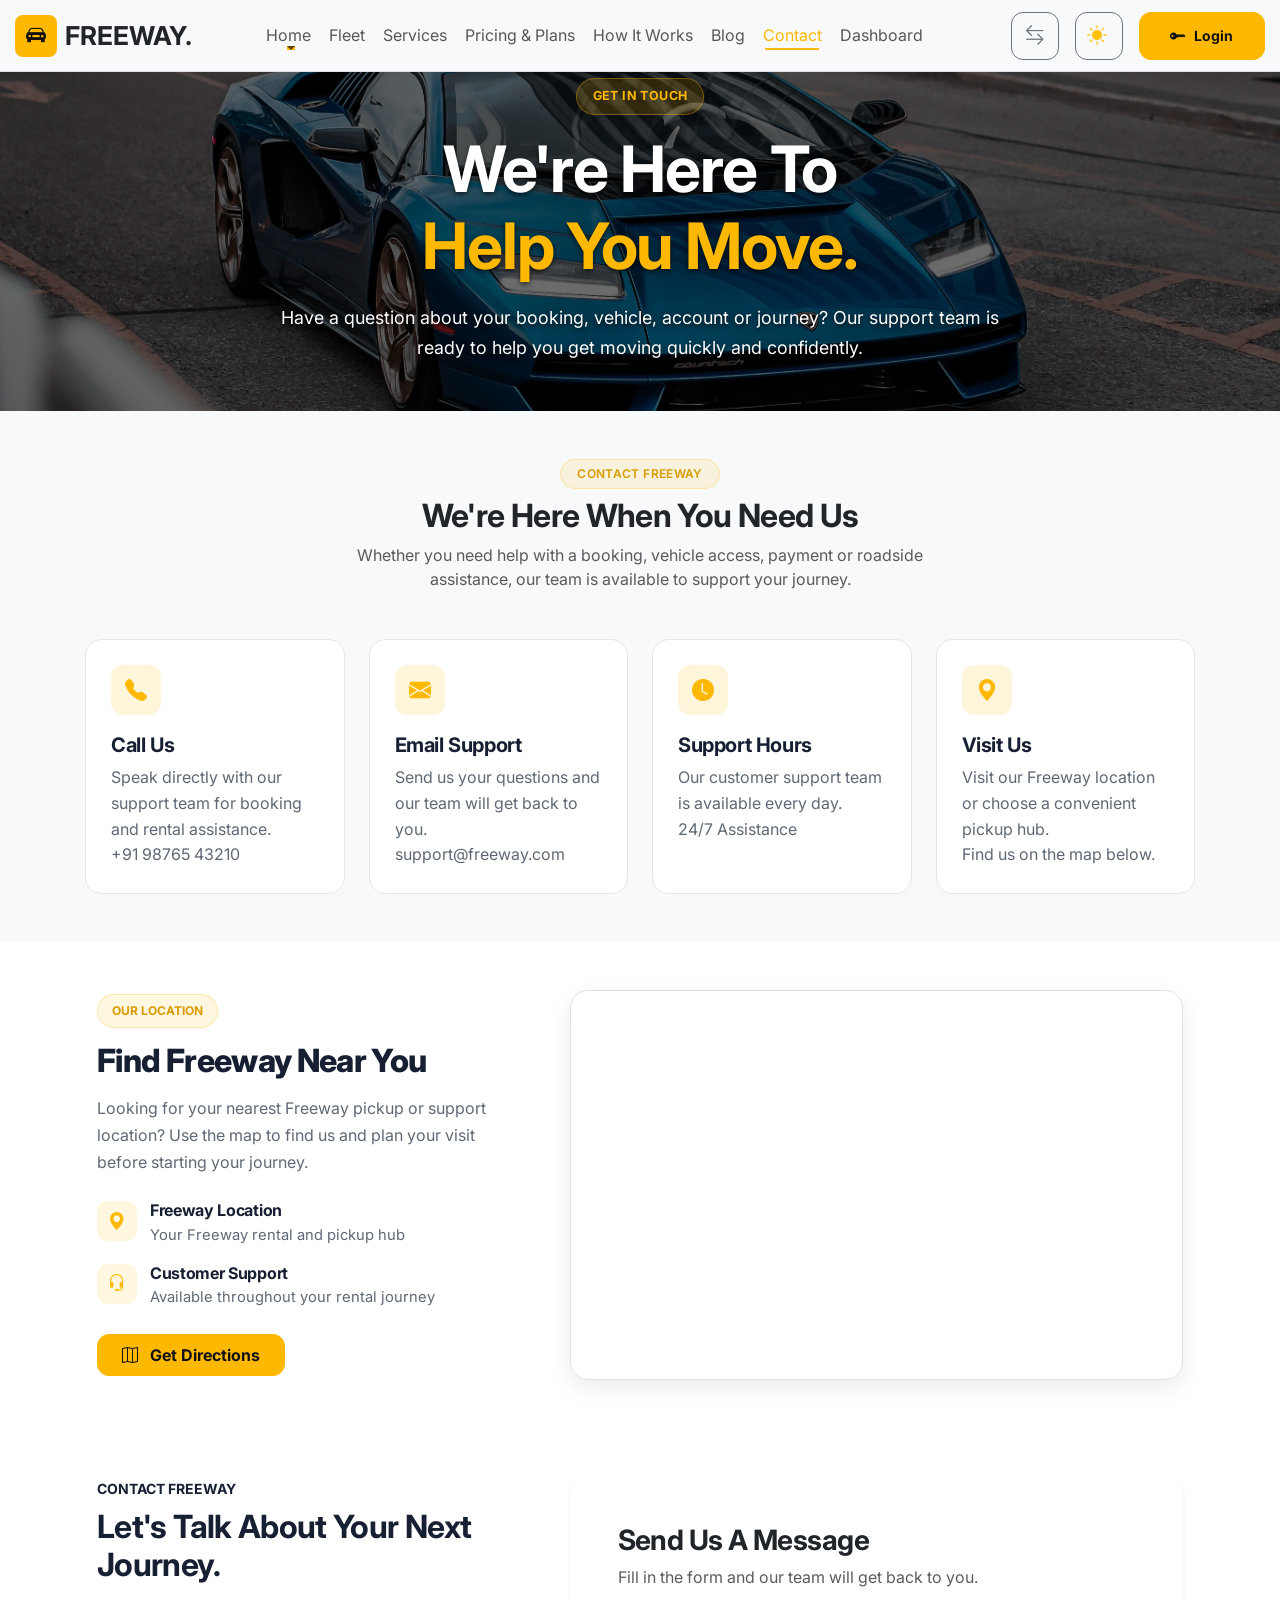
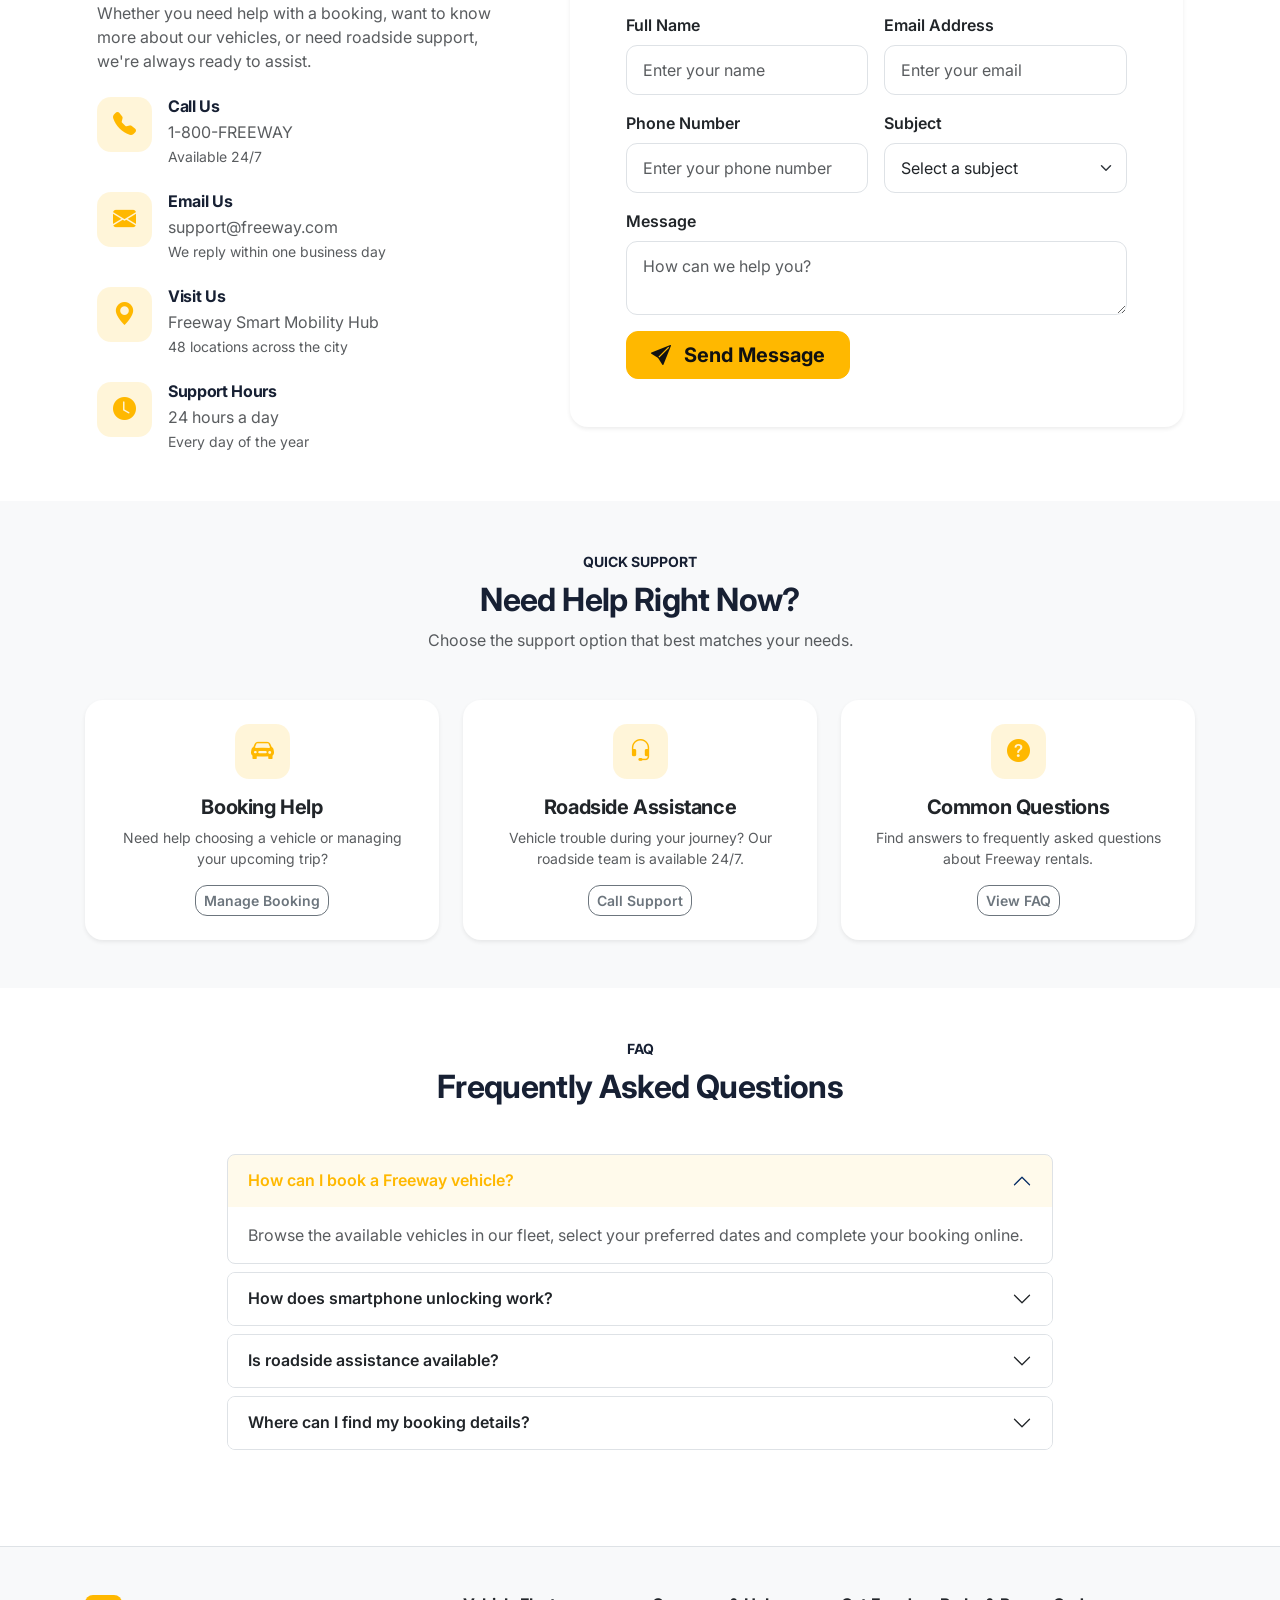
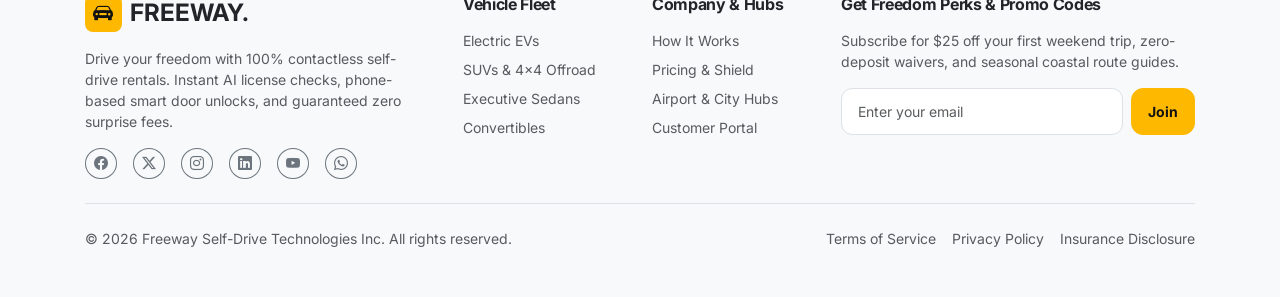
<file: contact.html>
<!DOCTYPE html>
<html lang="en" data-bs-theme="light">

<head>

  <meta charset="UTF-8">
  <meta name="viewport" content="width=device-width, initial-scale=1.0">

  <title>Contact - Freeway Self-Drive</title>

  <!-- Bootstrap 5.3.3 -->
  <link
    href="https://cdn.jsdelivr.net/npm/bootstrap@5.3.3/dist/css/bootstrap.min.css"
    rel="stylesheet"
  >
<link
  rel="icon"
  type="image/png"
  href="assets/images/favicon.png"
>
  <!-- Bootstrap Icons -->
  <link
    href="https://cdn.jsdelivr.net/npm/bootstrap-icons@1.11.3/font/bootstrap-icons.css"
    rel="stylesheet"
  >

  <!-- Google Font -->
  <link
    href="https://fonts.googleapis.com/css2?family=Inter:wght@400;500;600;700;800&display=swap"
    rel="stylesheet"
  >

  <!-- SAME CSS -->
  <link rel="stylesheet" href="styles.css">

  <style>

    body {
      font-family: "Inter", sans-serif;
    }

    /* ================= CONTACT HERO ================= */

    .contact-hero {
      min-height: 400px;
      position: relative;
      display: flex;
      align-items: center;
      overflow: hidden;
    }

    .contact-hero img {
      position: absolute;
      inset: 0;
      width: 100%;
      height: 100%;
      object-fit: cover;
    }

    .contact-hero-overlay {
      position: absolute;
      inset: 0;
      background: rgba(0, 0, 0, 0.62);
    }

    .contact-hero-content {
      position: relative;
      z-index: 2;
    }

    /* ================= CONTACT CARD ================= */

    .contact-card {
      border: 0;
      border-radius: 18px;
    }

    .contact-icon {
      width: 55px;
      height: 55px;
      display: flex;
      align-items: center;
      justify-content: center;
      border-radius: 14px;
      background: rgba(255, 184, 0, 0.15);
      color: #ffb800;
      font-size: 23px;
      flex-shrink: 0;
    }

    .contact-info-item {
      transition: transform 0.3s ease;
    }

    .contact-info-item:hover {
      transform: translateY(-3px);
    }

    .contact-form-control {
      min-height: 50px;
    }

    .contact-textarea {
      min-height: 150px;
      resize: vertical;
    }

    /* ================= FAQ ================= */

    .accordion-button:not(.collapsed) {
      color: #ffb800;
      background-color: rgba(255, 184, 0, 0.08);
      box-shadow: none;
    }

    .accordion-button:focus {
      box-shadow: none;
    }

    /* ================= MOBILE ================= */

    @media (max-width: 1024px) {

      .navbar-expand-lg .navbar-toggler {
        display: block !important;
      }

      .navbar-expand-lg .navbar-collapse {
        display: none !important;
      }

      .navbar-expand-lg .navbar-collapse.show {
        display: block !important;
      }

    }

    @media (max-width: 767px) {

      .contact-hero {
        min-height: 350px;
      }

      .contact-hero h1 {
        font-size: 2.4rem;
      }

    }

  </style>

</head>


<body>


<!-- =====================================================
     HEADER
===================================================== -->

<header class="sticky-top shadow-sm border-bottom border-body">

  <!-- Top Micro Bar -->

  <div
    class="bg-body-tertiary border-bottom border-body py-1 small text-body-secondary"
  >

    <div
      class="container d-flex justify-content-between align-items-center"
    >

      <div>

        <i class="bi bi-shield-check text-success me-1"></i>

        <span>
          100% Contactless Smartphone Keyless Unlock 
        </span>

      </div>


      <div class="d-flex align-items-center gap-3">

        <span>
          <i class="bi bi-telephone me-1"></i>
          24/7 Roadside Rescue:
          1-800-FREEWAY
        </span>

        <span class="d-none d-md-inline text-body-tertiary">
          |
        </span>

        <span class="d-none d-md-inline">

          <i class="bi bi-geo-alt me-1"></i>
          48 Smart Stations Open

        </span>

      </div>

    </div>

  </div>


  <!-- Main Navigation Bar -->

<nav class="navbar navbar-expand-lg bg-body-tertiary border-bottom fixed-top">
  <div class="container">

    <!-- Brand Logo -->
    <a
      class="navbar-brand d-flex align-items-center fw-bold fs-4 text-body"
      href="index.html"
    >
      <span class="badge bg-freeway me-2 p-2 rounded-3">
        <i class="bi bi-car-front-fill fs-5"></i>
      </span>

      <span>
        FREEWAY<span class="text-freeway">.</span>
      </span>
    </a>


    <!-- Mobile Toggler -->
    <button
      class="navbar-toggler border-0 shadow-none"
      type="button"
      data-bs-toggle="collapse"
      data-bs-target="#navbarMain"
      aria-controls="navbarMain"
      aria-expanded="false"
      aria-label="Toggle navigation"
    >
      <span class="navbar-toggler-icon"></span>
    </button>


    <!-- Navbar Links & Controls -->
    <div
      class="collapse navbar-collapse"
      id="navbarMain"
    >

      <ul class="navbar-nav mx-auto mb-2 mb-lg-0 fw-medium">


        <!-- HOME -->
        <li class="nav-item dropdown">
    <a
        class="nav-link dropdown-toggle"
        href="#"
        id="homeDropdown"
        role="button"
        data-bs-toggle="dropdown"
        aria-expanded="false"
    >
        Home
    </a>

    <ul
        class="dropdown-menu border-0 shadow-sm"
        aria-labelledby="homeDropdown"
    >
        <li>
            <a class="dropdown-item" href="index.html">
                Home 1
            </a>
        </li>

        <li>
            <a class="dropdown-item" href="index2.html">
                Home 2
            </a>
        </li>
    </ul>
</li>


        <!-- FLEET -->
        <li class="nav-item">

          <a
            class="nav-link"
            href="fleet.html"
          >
            Fleet
          </a>

        </li>


        <!-- SERVICES -->
        <li class="nav-item">

          <a
            class="nav-link"
            href="services.html"
          >
            Services
          </a>

        </li>


        <!-- PRICING -->
        <li class="nav-item">

          <a
            class="nav-link"
            href="pricing.html"
          >
            Pricing & Plans
          </a>

        </li>


        <!-- HOW IT WORKS -->
        <li class="nav-item">

          <a
            class="nav-link"
            href="how-it-works.html"
          >
            How It Works
          </a>

        </li>


        <!-- BLOG -->
        <li class="nav-item">

          <a
            class="nav-link"
            href="blog.html"
          >
            Blog
          </a>

        </li>


        <!-- CONTACT - ACTIVE -->
        <li class="nav-item">

          <a
            class="nav-link active"
            href="contact.html"
          >
            Contact
          </a>

        </li>


        <!-- DASHBOARD -->
        <li class="nav-item">

          <a
            class="nav-link"
            href="dashboard.html"
          >
            Dashboard
          </a>

        </li>

      </ul>


      <!-- Nav Actions -->
     <div class="nav-actions d-flex align-items-center gap-3 ms-auto mt-2 mt-lg-0">

    <!-- RTL Toggle -->
    <button
        id="rtlToggleBtn"
        class="nav-icon-btn btn btn-outline-secondary"
        type="button"
        title="Toggle Right-to-Left Layout"
        aria-label="Toggle Right-to-Left Layout"
    >
        <i class="bi bi-arrow-left-right"></i>
    </button>

    <!-- Theme Toggle -->
    <button
        id="themeToggleBtn"
        class="nav-icon-btn btn btn-outline-secondary"
        type="button"
        title="Toggle Dark / Light Theme"
        aria-label="Toggle Dark / Light Theme"
    >
        <i id="themeIcon" class="bi bi-sun-fill text-warning"></i>
    </button>

    <!-- Login -->
    <a 
    href="login.html" 
    class="btn btn-freeway login-btn d-none d-xl-inline-flex"
>
    <i class="bi bi-key-fill"></i>
    <span>Login</span>
</a>

</div>

    </div>

  </div>

</nav>

</header>



<!-- =====================================================
     CONTACT HERO
===================================================== -->
<!-- =========================================================================
     CONTACT PAGE - HERO + CONTACT INFORMATION + LOCATION MAP
     ========================================================================= -->

<section class="contact-page">

  <!-- =========================================================
       HERO SECTION
       ========================================================= -->

  <section class="contact-hero">

    <style>

      /* =========================================================
         CONTACT HERO
      ========================================================= */

      .contact-hero {
        position: relative;
        min-height: 380px;
        display: flex;
        align-items: center;
        justify-content: center;
        overflow: hidden;
      }


      /* BACKGROUND IMAGE */

      .contact-hero > img {
        position: absolute;
        inset: 0;

        width: 100%;
        height: 100%;

        object-fit: cover;
        object-position: center center;

        z-index: 0;
      }


      /* DARK OVERLAY */

      .contact-hero-overlay {
        position: absolute;
        inset: 0;

        background: rgba(0, 0, 0, 0.58);

        z-index: 1;
      }


      /* HERO CONTENT */

      .contact-hero-content {
        position: relative;
        z-index: 2;

        padding-top: 35px;
        padding-bottom: 35px;
      }


      /* BADGE */

      .contact-hero .contact-badge {
        display: inline-block;

        background: rgba(255, 184, 0, 0.16) !important;

        color: #ffb800 !important;

        border: 1px solid rgba(255, 184, 0, 0.35);

        padding: 8px 16px;

        border-radius: 50px;

        font-size: 0.78rem;
        font-weight: 700;

        letter-spacing: 0.4px;
      }


      /* HEADING */

      .contact-hero h1 {
        color: #ffffff !important;

        font-weight: 800;

        text-shadow:
          0 2px 5px rgba(0, 0, 0, 0.65);

        margin-bottom: 18px;
      }


      /* YELLOW TEXT */

      .contact-hero .highlight {
        color: #ffb800 !important;

        text-shadow:
          0 2px 5px rgba(0, 0, 0, 0.7);
      }


      /* DESCRIPTION
         IMPORTANT:
         Do NOT use text-white-50 here because it becomes
         difficult to see against the background.
      */

      .contact-hero .contact-description {
        color: #ffffff !important;

        opacity: 1 !important;

        font-size: 1.12rem;

        line-height: 1.7;

        max-width: 720px;

        margin-left: auto;
        margin-right: auto;

        text-shadow:
          0 2px 5px rgba(0, 0, 0, 0.8);
      }


      /* =========================================================
         CONTACT INFORMATION SECTION
         ========================================================= */

      .contact-info-section {
        background-color: #f8f9fa;
      }


      .contact-info-card {
        height: 100%;

        background: #ffffff;

        border: 1px solid #e5e7eb;

        border-radius: 16px;

        padding: 25px;

        transition: all 0.25s ease;
      }


      .contact-info-card:hover {
        transform: translateY(-4px);

        box-shadow:
          0 10px 25px rgba(0, 0, 0, 0.08);
      }


      /* ICON */

      .contact-info-icon {
        width: 50px;
        height: 50px;

        display: flex;
        align-items: center;
        justify-content: center;

        border-radius: 12px;

        background: rgba(255, 184, 0, 0.14);

        color: #ffb800;

        font-size: 22px;

        margin-bottom: 18px;
      }


      .contact-info-card h5 {
        color: #172033;

        font-weight: 700;

        margin-bottom: 8px;
      }


      .contact-info-card p {
        color: #5f6875;

        margin-bottom: 0;

        line-height: 1.6;
      }


      .contact-info-card a {
        color: #5f6875;

        text-decoration: none;
      }


      .contact-info-card a:hover {
        color: #d99b00;
      }


      /* =========================================================
         LOCATION SECTION
         ========================================================= */

      .contact-location-section {
        background-color: #ffffff;
      }


      .contact-location-content {
        padding-right: 25px;
      }


      .contact-location-badge {
        display: inline-block;

        background: rgba(255, 184, 0, 0.12);

        color: #d99b00;

        border: 1px solid rgba(255, 184, 0, 0.25);

        padding: 7px 14px;

        border-radius: 50px;

        font-size: 0.75rem;

        font-weight: 700;

        margin-bottom: 14px;
      }


      .contact-location-content h2 {
        color: #172033;

        font-weight: 800;

        margin-bottom: 15px;
      }


      .contact-location-content > p {
        color: #5f6875;

        line-height: 1.7;

        margin-bottom: 25px;
      }


      /* LOCATION LIST */

      .location-detail {
        display: flex;

        align-items: flex-start;

        gap: 13px;

        margin-bottom: 18px;
      }


      .location-detail-icon {
        width: 40px;
        height: 40px;

        min-width: 40px;

        display: flex;
        align-items: center;
        justify-content: center;

        border-radius: 10px;

        background: rgba(255, 184, 0, 0.12);

        color: #ffb800;

        font-size: 18px;
      }


      .location-detail h6 {
        color: #172033;

        font-weight: 700;

        margin-bottom: 3px;
      }


      .location-detail p {
        color: #5f6875;

        margin: 0;

        font-size: 0.92rem;

        line-height: 1.5;
      }


      /* =========================================================
         MAP
         ========================================================= */

      .contact-map-wrapper {
        width: 100%;

        height: 390px;

        border-radius: 18px;

        overflow: hidden;

        border: 1px solid #dee2e6;

        box-shadow:
          0 8px 25px rgba(0, 0, 0, 0.08);
      }


      .contact-map-wrapper iframe {
        width: 100%;
        height: 100%;

        border: 0;
      }


      /* =========================================================
         DARK MODE
         ========================================================= */

      [data-bs-theme="dark"] .contact-info-section,
      .dark-mode .contact-info-section,
      body.dark .contact-info-section,
      [data-theme="dark"] .contact-info-section {
        background-color: #0b0f14 !important;
      }


      [data-bs-theme="dark"] .contact-info-card,
      .dark-mode .contact-info-card,
      body.dark .contact-info-card,
      [data-theme="dark"] .contact-info-card {
        background-color: #171c23 !important;

        border-color: #343a40 !important;
      }


      [data-bs-theme="dark"] .contact-info-card h5,
      .dark-mode .contact-info-card h5,
      body.dark .contact-info-card h5,
      [data-theme="dark"] .contact-info-card h5 {
        color: #ffffff !important;
      }


      [data-bs-theme="dark"] .contact-info-card p,
      .dark-mode .contact-info-card p,
      body.dark .contact-info-card p,
      [data-theme="dark"] .contact-info-card p {
        color: #b8c0ca !important;
      }


      [data-bs-theme="dark"] .contact-info-card a,
      .dark-mode .contact-info-card a,
      body.dark .contact-info-card a,
      [data-theme="dark"] .contact-info-card a {
        color: #b8c0ca !important;
      }


      [data-bs-theme="dark"] .contact-location-section,
      .dark-mode .contact-location-section,
      body.dark .contact-location-section,
      [data-theme="dark"] .contact-location-section {
        background-color: #10151b !important;
      }


      [data-bs-theme="dark"] .contact-location-content h2,
      .dark-mode .contact-location-content h2,
      body.dark .contact-location-content h2,
      [data-theme="dark"] .contact-location-content h2 {
        color: #ffffff !important;
      }


      [data-bs-theme="dark"] .contact-location-content > p,
      .dark-mode .contact-location-content > p,
      body.dark .contact-location-content > p,
      [data-theme="dark"] .contact-location-content > p {
        color: #b8c0ca !important;
      }


      [data-bs-theme="dark"] .location-detail h6,
      .dark-mode .location-detail h6,
      body.dark .location-detail h6,
      [data-theme="dark"] .location-detail h6 {
        color: #ffffff !important;
      }


      [data-bs-theme="dark"] .location-detail p,
      .dark-mode .location-detail p,
      body.dark .location-detail p,
      [data-theme="dark"] .location-detail p {
        color: #b8c0ca !important;
      }


      /* =========================================================
         TABLET
         ========================================================= */

      @media (max-width: 991px) {

        .contact-location-content {
          padding-right: 0;
        }

        .contact-map-wrapper {
          height: 350px;
        }

      }


      /* =========================================================
         MOBILE
         ========================================================= */

      @media (max-width: 768px) {

        .contact-hero {
          min-height: 350px;
        }


        .contact-hero h1 {
          font-size: 2.3rem;
        }


        .contact-hero .contact-description {
          font-size: 1rem;

          padding-left: 10px;
          padding-right: 10px;
        }


        .contact-map-wrapper {
          height: 300px;
        }

      }


      /* SMALL MOBILE */

      @media (max-width: 400px) {

        .contact-hero {
          min-height: 360px;
        }


        .contact-hero h1 {
          font-size: 2rem;
        }


        .contact-hero .contact-description {
          font-size: 0.92rem;
        }


        .contact-map-wrapper {
          height: 260px;
        }

      }

    </style>


    <!-- HERO IMAGE -->

    <img
      src="assets/images/for bg (1).jpg"
      alt="Freeway self drive car rental"
    >


    <!-- DARK OVERLAY -->

    <div class="contact-hero-overlay"></div>


    <!-- HERO CONTENT -->

    <div class="container contact-hero-content">

      <div class="row justify-content-center text-center">

        <div class="col-lg-9">


          <!-- BADGE -->

          <span class="contact-badge mb-3">

            GET IN TOUCH

          </span>


          <!-- HEADING -->

          <h1 class="display-3 fw-bold">

            We're Here To
            <br>

            <span class="highlight">
              Help You Move.
            </span>

          </h1>


          <!-- DESCRIPTION -->

          <p class="contact-description mb-0">

            Have a question about your booking, vehicle, account or journey?
            Our support team is ready to help you get moving quickly and
            confidently.

          </p>


        </div>

      </div>

    </div>

  </section>



  <!-- =========================================================
       CONTACT INFORMATION
       ========================================================= -->

  <section class="py-5 contact-info-section">

    <div class="container">


      <!-- SECTION HEADING -->

      <div class="text-center mb-5">

        <span
          class="badge px-3 py-2 rounded-pill fw-semibold mb-2"
          style="
            background:rgba(255,184,0,0.12);
            color:#d99b00;
            border:1px solid rgba(255,184,0,0.25);
          "
        >
          CONTACT FREEWAY
        </span>


        <h2 class="fw-bold text-body">

          We're Here When You Need Us

        </h2>


        <p
          class="text-body-secondary mx-auto mb-0"
          style="max-width:650px;"
        >

          Whether you need help with a booking, vehicle access,
          payment or roadside assistance, our team is available
          to support your journey.

        </p>

      </div>


      <!-- CONTACT CARDS -->

      <div class="row g-4">


        <!-- PHONE -->

        <div class="col-md-6 col-lg-3">

          <div class="contact-info-card">

            <div class="contact-info-icon">

              <i class="bi bi-telephone-fill"></i>

            </div>

            <h5>
              Call Us
            </h5>

            <p>

              Speak directly with our support team for
              booking and rental assistance.

              <br>

              <a href="tel:+919876543210">
                +91 98765 43210
              </a>

            </p>

          </div>

        </div>


        <!-- EMAIL -->

        <div class="col-md-6 col-lg-3">

          <div class="contact-info-card">

            <div class="contact-info-icon">

              <i class="bi bi-envelope-fill"></i>

            </div>

            <h5>
              Email Support
            </h5>

            <p>

              Send us your questions and our team
              will get back to you.

              <br>

              <a href="mailto:support@freeway.com">
                support@freeway.com
              </a>

            </p>

          </div>

        </div>


        <!-- HOURS -->

        <div class="col-md-6 col-lg-3">

          <div class="contact-info-card">

            <div class="contact-info-icon">

              <i class="bi bi-clock-fill"></i>

            </div>

            <h5>
              Support Hours
            </h5>

            <p>

              Our customer support team is available
              every day.

              <br>

              24/7 Assistance

            </p>

          </div>

        </div>


        <!-- LOCATION -->

        <div class="col-md-6 col-lg-3">

          <div class="contact-info-card">

            <div class="contact-info-icon">

              <i class="bi bi-geo-alt-fill"></i>

            </div>

            <h5>
              Visit Us
            </h5>

            <p>

              Visit our Freeway location or
              choose a convenient pickup hub.

              <br>

              Find us on the map below.

            </p>

          </div>

        </div>


      </div>

    </div>

  </section>



  <!-- =========================================================
       LOCATION + MAP
       ========================================================= -->

  <section class="py-5 contact-location-section">

    <div class="container">

      <div class="row align-items-center g-5">


        <!-- LEFT CONTENT -->

        <div class="col-lg-5">

          <div class="contact-location-content">


            <span class="contact-location-badge">

              OUR LOCATION

            </span>


            <h2>

              Find Freeway Near You

            </h2>


            <p>

              Looking for your nearest Freeway pickup or support
              location? Use the map to find us and plan your visit
              before starting your journey.

            </p>


            <!-- ADDRESS -->

            <div class="location-detail">

              <div class="location-detail-icon">

                <i class="bi bi-geo-alt-fill"></i>

              </div>

              <div>

                <h6>
                  Freeway Location
                </h6>

                <p>
                  Your Freeway rental and pickup hub
                </p>

              </div>

            </div>


            <!-- SUPPORT -->

            <div class="location-detail">

              <div class="location-detail-icon">

                <i class="bi bi-headset"></i>

              </div>

              <div>

                <h6>
                  Customer Support
                </h6>

                <p>
                  Available throughout your rental journey
                </p>

              </div>

            </div>


            <!-- DIRECTIONS BUTTON -->

            <a
              href="https://www.google.com/maps/search/?api=1&query=Freeway+Car+Rental"
              target="_blank"
              rel="noopener noreferrer"
              class="btn btn-freeway fw-bold px-4 py-2 mt-2"
            >

              <i class="bi bi-map me-2"></i>

              Get Directions

            </a>


          </div>

        </div>



        <!-- RIGHT MAP -->

        <div class="col-lg-7">

          <div class="contact-map-wrapper">

            <iframe
              src="https://www.google.com/maps?q=Freeway%20Car%20Rental&output=embed"
              loading="lazy"
              allowfullscreen
              referrerpolicy="no-referrer-when-downgrade"
              title="Freeway location map"
            >
            </iframe>

          </div>

        </div>


      </div>

    </div>

  </section>

</section>


<!-- =====================================================
     CONTACT INFORMATION + FORM
===================================================== -->

<section class="py-5 bg-body">

  <div class="container">

    <div class="row g-4 g-lg-5">

      <!-- CONTACT INFO -->

      <div class="col-lg-5">

        <span class="text-freeway fw-bold small">
          CONTACT FREEWAY
        </span>

        <h2 class="fw-bold mt-2 mb-3">
          Let's Talk About
          Your Next Journey.
        </h2>

        <p class="text-body-secondary mb-4">
          Whether you need help with a booking, want to know
          more about our vehicles, or need roadside support,
          we're always ready to assist.
        </p>


        <!-- PHONE -->

        <div class="contact-info-item d-flex gap-3 mb-4">

          <div class="contact-icon">
            <i class="bi bi-telephone-fill"></i>
          </div>

          <div>

            <h6 class="fw-bold mb-1">
              Call Us
            </h6>

            <p class="text-body-secondary mb-0">
              1-800-FREEWAY
            </p>

            <small class="text-body-secondary">
              Available 24/7
            </small>

          </div>

        </div>


        <!-- EMAIL -->

        <div class="contact-info-item d-flex gap-3 mb-4">

          <div class="contact-icon">
            <i class="bi bi-envelope-fill"></i>
          </div>

          <div>

            <h6 class="fw-bold mb-1">
              Email Us
            </h6>

            <p class="text-body-secondary mb-0">
              support@freeway.com
            </p>

            <small class="text-body-secondary">
              We reply within one business day
            </small>

          </div>

        </div>


        <!-- LOCATION -->

        <div class="contact-info-item d-flex gap-3 mb-4">

          <div class="contact-icon">
            <i class="bi bi-geo-alt-fill"></i>
          </div>

          <div>

            <h6 class="fw-bold mb-1">
              Visit Us
            </h6>

            <p class="text-body-secondary mb-0">
              Freeway Smart Mobility Hub
            </p>

            <small class="text-body-secondary">
              48 locations across the city
            </small>

          </div>

        </div>


        <!-- HOURS -->

        <div class="contact-info-item d-flex gap-3">

          <div class="contact-icon">
            <i class="bi bi-clock-fill"></i>
          </div>

          <div>

            <h6 class="fw-bold mb-1">
              Support Hours
            </h6>

            <p class="text-body-secondary mb-0">
              24 hours a day
            </p>

            <small class="text-body-secondary">
              Every day of the year
            </small>

          </div>

        </div>

      </div>


      <!-- CONTACT FORM -->

      <div class="col-lg-7">

        <div class="card contact-card shadow-sm">

          <div class="card-body p-4 p-md-5">

            <h3 class="fw-bold mb-2">
              Send Us A Message
            </h3>

            <p class="text-body-secondary mb-4">
              Fill in the form and our team will get back to you.
            </p>


            <form
              onsubmit="
                event.preventDefault();
                if (typeof showToast === 'function') {
                  showToast(
                    'Your message has been sent successfully!',
                    'success'
                  );
                } else {
                  alert('Your message has been sent successfully!');
                }
              "
            >

              <div class="row g-3">


                <!-- NAME -->

                <div class="col-md-6">

                  <label class="form-label fw-semibold">
                    Full Name
                  </label>

                  <input
                    type="text"
                    class="form-control contact-form-control"
                    placeholder="Enter your name"
                    minlength="2"
                    pattern="[A-Za-z ]{2,}"
                    title="Please enter a valid name with at least 2 letters."
                    required
                  >

                </div>


                <!-- EMAIL -->

                <div class="col-md-6">

                  <label class="form-label fw-semibold">
                    Email Address
                  </label>

                  <input
                    type="email"
                    class="form-control contact-form-control"
                    placeholder="Enter your email"
                    pattern="[a-zA-Z0-9._%+-]+@[a-zA-Z0-9.-]+\.[a-zA-Z]{2,}"
                    title="Please enter a valid email address, for example: name@gmail.com"
                    required
                  >

                </div>


                <!-- PHONE -->

                <div class="col-md-6">

                  <label class="form-label fw-semibold">
                    Phone Number
                  </label>

                  <input
                    type="tel"
                    class="form-control contact-form-control"
                    placeholder="Enter your phone number"
                    pattern="[0-9]{10}"
                    minlength="10"
                    maxlength="10"
                    inputmode="numeric"
                    title="Please enter exactly 10 digits."
                    required
                  >

                </div>


                <!-- SUBJECT -->

                <div class="col-md-6">

                  <label class="form-label fw-semibold">
                    Subject
                  </label>

                  <select
                    class="form-select contact-form-control"
                    required
                  >

                    <option value="">
                      Select a subject
                    </option>

                    <option>
                      Booking Assistance
                    </option>

                    <option>
                      Vehicle Information
                    </option>

                    <option>
                      Payment & Invoice
                    </option>

                    <option>
                      Roadside Assistance
                    </option>

                    <option>
                      General Enquiry
                    </option>

                  </select>

                </div>


                <!-- MESSAGE -->

                <div class="col-12">

                  <label class="form-label fw-semibold">
                    Message
                  </label>

                  <textarea
                    class="form-control contact-textarea"
                    placeholder="How can we help you?"
                    required
                  ></textarea>

                </div>


                <!-- SUBMIT -->

                <div class="col-12">

                  <button
                    type="submit"
                    class="btn btn-freeway btn-lg px-4"
                  >

                    <i class="bi bi-send-fill me-2"></i>

                    Send Message

                  </button>

                </div>

              </div>

            </form>

          </div>

        </div>

      </div>

    </div>

  </div>

</section>





<!-- =====================================================
     QUICK SUPPORT
===================================================== -->

<section class="py-5 bg-body-tertiary">

  <div class="container">

    <div class="text-center mb-5">

      <span class="text-freeway fw-bold small">
        QUICK SUPPORT
      </span>

      <h2 class="fw-bold mt-2">
        Need Help Right Now?
      </h2>

      <p class="text-body-secondary">
        Choose the support option that best matches your needs.
      </p>

    </div>


    <div class="row g-4">


      <div class="col-md-4">

        <div class="card border-0 shadow-sm h-100 text-center">

          <div class="card-body p-4">

            <div class="contact-icon mx-auto mb-3">

              <i class="bi bi-car-front-fill"></i>

            </div>

            <h5 class="fw-bold">
              Booking Help
            </h5>

            <p class="text-body-secondary small">
              Need help choosing a vehicle or managing
              your upcoming trip?
            </p>

            <a
              href="dashboard.html"
              class="btn btn-outline-secondary btn-sm"
            >
              Manage Booking
            </a>

          </div>

        </div>

      </div>


      <div class="col-md-4">

        <div class="card border-0 shadow-sm h-100 text-center">

          <div class="card-body p-4">

            <div class="contact-icon mx-auto mb-3">

              <i class="bi bi-headset"></i>

            </div>

            <h5 class="fw-bold">
              Roadside Assistance
            </h5>

            <p class="text-body-secondary small">
              Vehicle trouble during your journey?
              Our roadside team is available 24/7.
            </p>

            <a
              href="tel:18003793392"
              class="btn btn-outline-secondary btn-sm"
            >
              Call Support
            </a>

          </div>

        </div>

      </div>


      <div class="col-md-4">

        <div class="card border-0 shadow-sm h-100 text-center">

          <div class="card-body p-4">

            <div class="contact-icon mx-auto mb-3">

              <i class="bi bi-question-circle-fill"></i>

            </div>

            <h5 class="fw-bold">
              Common Questions
            </h5>

            <p class="text-body-secondary small">
              Find answers to frequently asked questions
              about Freeway rentals.
            </p>

            <a
              href="#faq"
              class="btn btn-outline-secondary btn-sm"
            >
              View FAQ
            </a>

          </div>

        </div>

      </div>

    </div>

  </div>

</section>



<!-- =====================================================
     FAQ
===================================================== -->

<section
  id="faq"
  class="py-5 bg-body"
>

  <div class="container">

    <div class="row justify-content-center">

      <div class="col-lg-9">


        <div class="text-center mb-5">

          <span class="text-freeway fw-bold small">
            FAQ
          </span>

          <h2 class="fw-bold mt-2">
            Frequently Asked Questions
          </h2>

        </div>


        <div
          class="accordion"
          id="contactFaq"
        >


          <!-- FAQ 1 -->

          <div class="accordion-item border mb-2 rounded-3 overflow-hidden">

            <h2 class="accordion-header">

              <button
                class="accordion-button fw-semibold"
                type="button"
                data-bs-toggle="collapse"
                data-bs-target="#faqOne"
              >

                How can I book a Freeway vehicle?

              </button>

            </h2>


            <div
              id="faqOne"
              class="accordion-collapse collapse show"
              data-bs-parent="#contactFaq"
            >

              <div class="accordion-body text-body-secondary">

                Browse the available vehicles in our fleet,
                select your preferred dates and complete
                your booking online.

              </div>

            </div>

          </div>


          <!-- FAQ 2 -->

          <div class="accordion-item border mb-2 rounded-3 overflow-hidden">

            <h2 class="accordion-header">

              <button
                class="accordion-button collapsed fw-semibold"
                type="button"
                data-bs-toggle="collapse"
                data-bs-target="#faqTwo"
              >

                How does smartphone unlocking work?

              </button>

            </h2>


            <div
              id="faqTwo"
              class="accordion-collapse collapse"
              data-bs-parent="#contactFaq"
            >

              <div class="accordion-body text-body-secondary">

                Once your booking is confirmed, your smartphone
                can be used to access the vehicle through the
                Freeway keyless system.

              </div>

            </div>

          </div>


          <!-- FAQ 3 -->

          <div class="accordion-item border mb-2 rounded-3 overflow-hidden">

            <h2 class="accordion-header">

              <button
                class="accordion-button collapsed fw-semibold"
                type="button"
                data-bs-toggle="collapse"
                data-bs-target="#faqThree"
              >

                Is roadside assistance available?

              </button>

            </h2>


            <div
              id="faqThree"
              class="accordion-collapse collapse"
              data-bs-parent="#contactFaq"
            >

              <div class="accordion-body text-body-secondary">

                Yes. Roadside assistance is available 24/7
                for customers during their rental journey.

              </div>

            </div>

          </div>


          <!-- FAQ 4 -->

          <div class="accordion-item border rounded-3 overflow-hidden">

            <h2 class="accordion-header">

              <button
                class="accordion-button collapsed fw-semibold"
                type="button"
                data-bs-toggle="collapse"
                data-bs-target="#faqFour"
              >

                Where can I find my booking details?

              </button>

            </h2>


            <div
              id="faqFour"
              class="accordion-collapse collapse"
              data-bs-parent="#contactFaq"
            >

              <div class="accordion-body text-body-secondary">

                Your booking details, trip information and
                invoices can be accessed from your Freeway
                customer dashboard.

              </div>

            </div>

          </div>

        </div>

      </div>

    </div>

  </div>

</section>



<!-- =====================================================
     FOOTER
===================================================== -->

<footer class="bg-body-tertiary text-body border-top border-body py-5 mt-5">
  <div class="container">

    <div class="row g-4">

      <!-- BRAND + SOCIAL MEDIA -->
      <div class="col-lg-4">

        <a
          class="d-flex align-items-center fw-bold fs-4 text-body text-decoration-none mb-3"
          href="index.html"
        >
          <span class="badge bg-freeway me-2 p-2 rounded-3">
            <i class="bi bi-car-front-fill fs-5"></i>
          </span>

          <span>
            FREEWAY<span class="text-freeway">.</span>
          </span>
        </a>

        <p class="small text-body-secondary pe-lg-4">
          Drive your freedom with 100% contactless self-drive rentals.
          Instant AI license checks, phone-based smart door unlocks, and
          guaranteed zero surprise fees.
        </p>


        <!-- SOCIAL MEDIA -->
        <div class="d-flex gap-3 mt-3">

          <!-- Facebook -->
          <a
            href="https://www.facebook.com/"
            target="_blank"
            rel="noopener noreferrer"
            class="btn btn-sm btn-outline-secondary rounded-circle"
            aria-label="Facebook"
          >
            <i class="bi bi-facebook"></i>
          </a>


          <!-- X / Twitter -->
          <a
            href="https://x.com/"
            target="_blank"
            rel="noopener noreferrer"
            class="btn btn-sm btn-outline-secondary rounded-circle"
            aria-label="X"
          >
            <i class="bi bi-twitter-x"></i>
          </a>


          <!-- Instagram -->
          <a
            href="https://www.instagram.com/"
            target="_blank"
            rel="noopener noreferrer"
            class="btn btn-sm btn-outline-secondary rounded-circle"
            aria-label="Instagram"
          >
            <i class="bi bi-instagram"></i>
          </a>


          <!-- LinkedIn -->
          <a
            href="https://www.linkedin.com/"
            target="_blank"
            rel="noopener noreferrer"
            class="btn btn-sm btn-outline-secondary rounded-circle"
            aria-label="LinkedIn"
          >
            <i class="bi bi-linkedin"></i>
          </a>


          <!-- YouTube -->
          <a
            href="https://www.youtube.com/"
            target="_blank"
            rel="noopener noreferrer"
            class="btn btn-sm btn-outline-secondary rounded-circle"
            aria-label="YouTube"
          >
            <i class="bi bi-youtube"></i>
          </a>


          <!-- WhatsApp -->
          <a
            href="https://wa.me/"
            target="_blank"
            rel="noopener noreferrer"
            class="btn btn-sm btn-outline-secondary rounded-circle"
            aria-label="WhatsApp"
          >
            <i class="bi bi-whatsapp"></i>
          </a>

        </div>
      </div>


      <!-- VEHICLE FLEET -->
      <div class="col-6 col-md-3 col-lg-2">

        <h6 class="fw-bold text-body mb-3">
          Vehicle Fleet
        </h6>

        <ul
          class="list-unstyled small text-body-secondary d-flex flex-column gap-2"
        >

          <li>
            <a
              href="fleet.html?category=Electric"
              class="text-body-secondary text-decoration-none"
            >
              Electric EVs
            </a>
          </li>

          <li>
            <a
              href="fleet.html?category=SUV"
              class="text-body-secondary text-decoration-none"
            >
              SUVs & 4x4 Offroad
            </a>
          </li>

          <li>
            <a
              href="fleet.html?category=Sedan"
              class="text-body-secondary text-decoration-none"
            >
              Executive Sedans
            </a>
          </li>

          <li>
            <a
              href="fleet.html?category=Convertible"
              class="text-body-secondary text-decoration-none"
            >
              Convertibles
            </a>
          </li>

        </ul>
      </div>


      <!-- COMPANY & HUBS -->
      <div class="col-6 col-md-3 col-lg-2">

        <h6 class="fw-bold text-body mb-3">
          Company & Hubs
        </h6>

        <ul
          class="list-unstyled small text-body-secondary d-flex flex-column gap-2"
        >

          <li>
            <a
              href="how-it-works.html"
              class="text-body-secondary text-decoration-none"
            >
              How It Works
            </a>
          </li>

          <li>
            <a
              href="pricing.html"
              class="text-body-secondary text-decoration-none"
            >
              Pricing & Shield
            </a>
          </li>

          <li>
            <a
              href="locations.html"
              class="text-body-secondary text-decoration-none"
            >
              Airport & City Hubs
            </a>
          </li>

          <li>
            <a
              href="dashboard.html"
              class="text-body-secondary text-decoration-none"
            >
              Customer Portal
            </a>
          </li>

        </ul>
      </div>


      <!-- NEWSLETTER -->
      <div class="col-md-6 col-lg-4">

        <h6 class="fw-bold text-body mb-3">
          Get Freedom Perks & Promo Codes
        </h6>

        <p class="small text-body-secondary">
          Subscribe for $25 off your first weekend trip, zero-deposit
          waivers, and seasonal coastal route guides.
        </p>

        <form
          class="d-flex gap-2"
          onsubmit="
            event.preventDefault();
            showToast(
              'Subscribed! $25 promo code sent to your email.',
              'success'
            );
          "
        >

          <input
            type="email"
            class="form-control form-control-sm bg-body text-body border-body"
            placeholder="Enter your email"
            required
          />

          <button
            type="submit"
            class="btn btn-freeway btn-sm px-3"
          >
            Join
          </button>

        </form>

      </div>

    </div>


    <!-- COPYRIGHT + LEGAL LINKS -->
    <div
      class="d-flex flex-wrap justify-content-between align-items-center pt-4 mt-4 border-top border-body small text-body-secondary"
    >

      <div>
        &copy; 2026 Freeway Self-Drive Technologies Inc.
        All rights reserved.
      </div>

      <div class="d-flex gap-3 mt-2 mt-sm-0">

        <a
          href="#"
          class="text-body-secondary text-decoration-none"
        >
          Terms of Service
        </a>

        <a
          href="#"
          class="text-body-secondary text-decoration-none"
        >
          Privacy Policy
        </a>

        <a
          href="#"
          class="text-body-secondary text-decoration-none"
        >
          Insurance Disclosure
        </a>

      </div>

    </div>

  </div>
</footer>



<!-- Bootstrap JS -->

<script
  src="https://cdn.jsdelivr.net/npm/bootstrap@5.3.3/dist/js/bootstrap.bundle.min.js"
></script>


<!-- SAME JS -->

<script src="app.js"></script>


</body>

</html>
</file>
<file: styles.css>
/* =========================================================
   FREEWAY - GLOBAL PREMIUM WEBSITE STYLE
========================================================= */

:root {
    --freeway-yellow: #ffb800;
    --freeway-yellow-dark: #e5a600;

    --freeway-dark: #111827;
    --freeway-dark-2: #172033;

    --freeway-gray: #667085;
    --freeway-light: #f6f7f9;

    --freeway-radius: 18px;
    --freeway-transition: all .3s ease;
}


/* =========================================================
   BODY
========================================================= */

body {
    font-family: inherit;
    background: #ffffff;
    color: #172033;
    overflow-x: hidden;
}


/* =========================================================
   HEADINGS
========================================================= */

h1,
h2,
h3,
h4,
h5,
h6 {
    letter-spacing: -0.02em;
}


/* =========================================================
   GLOBAL LINKS
========================================================= */

a {
    transition: var(--freeway-transition);
}


/* =========================================================
   BUTTONS
========================================================= */

.btn {
    border-radius: 12px;
    font-weight: 600;
    transition: var(--freeway-transition);
}

.btn-freeway {
    background: var(--freeway-yellow) !important;
    color: #111111 !important;
    border: 1px solid var(--freeway-yellow) !important;
    font-weight: 700 !important;
}

.btn-freeway i {
    color: #111111 !important;
}

.btn-freeway:hover {
    background: var(--freeway-yellow-dark) !important;
    border-color: var(--freeway-yellow-dark) !important;
    color: #111111 !important;
    transform: translateY(-2px);
    box-shadow: 0 10px 25px rgba(255, 184, 0, .25) !important;
}


/* =========================================================
   NAVBAR
========================================================= */

.navbar {
    transition: var(--freeway-transition);
}

.navbar .nav-link {
    font-weight: 500;
    position: relative;
}

.navbar .nav-link::after {
    content: "";
    position: absolute;
    left: 50%;
    bottom: 3px;

    width: 0;
    height: 2px;

    background: var(--freeway-yellow);

    transform: translateX(-50%);
    transition: width .3s ease;
}

.navbar .nav-link:hover::after,
.navbar .nav-link.active::after {
    width: 70%;
}

.navbar .nav-link:hover,
.navbar .nav-link.active {
    color: var(--freeway-yellow) !important;
}


/* =========================================================
   HERO
========================================================= */

.hero-banner,
.page-header-banner {
    position: relative;
    overflow: hidden;
}

.hero-banner::after,
.page-header-banner::after {
    content: "";
    position: absolute;

    width: 350px;
    height: 350px;

    border-radius: 50%;

    background: rgba(255, 184, 0, .08);

    top: -180px;
    right: -100px;

    pointer-events: none;
}


/* =========================================================
   PAGE HEADER
========================================================= */

.page-header-banner {
    padding-top: 80px !important;
    padding-bottom: 80px !important;
}

.page-header-banner h1 {
    position: relative;
    z-index: 2;
}

.page-header-banner p {
    position: relative;
    z-index: 2;
}


/* =========================================================
   SECTION SPACING
========================================================= */

section {
    position: relative;
}

.container {
    position: relative;
}


/* =========================================================
   PREMIUM CARDS
========================================================= */

.card {
    border-radius: var(--freeway-radius);
    transition: var(--freeway-transition);
}

.hover-lift {
    transition: var(--freeway-transition);
}

.hover-lift:hover {
    transform: translateY(-8px);
    box-shadow:
        0 18px 40px rgba(0, 0, 0, .10) !important;
}


/* =========================================================
   VEHICLE / PRODUCT CARDS
========================================================= */

.vehicle-card,
.car-card,
.product-card {
    overflow: hidden;
    border-radius: 18px;
}

.vehicle-card img,
.car-card img,
.product-card img {
    transition: transform .5s ease;
}

.vehicle-card:hover img,
.car-card:hover img,
.product-card:hover img {
    transform: scale(1.06);
}


/* =========================================================
   IMAGE CONTAINERS
========================================================= */

.image-wrapper {
    overflow: hidden;
    border-radius: 18px;
}

.image-wrapper img {
    transition: transform .5s ease;
}

.image-wrapper:hover img {
    transform: scale(1.04);
}


/* =========================================================
   BADGES
========================================================= */

.badge {
    letter-spacing: .03em;
}

.bg-freeway {
    background: var(--freeway-yellow) !important;
    color: #111111 !important;
}


/* =========================================================
   FORM CONTROLS
========================================================= */

.form-control,
.form-select {
    border-radius: 11px;
    padding: .75rem 1rem;

    transition: var(--freeway-transition);
}

.form-control:focus,
.form-select:focus {
    border-color: var(--freeway-yellow) !important;

    box-shadow:
        0 0 0 .2rem rgba(255, 184, 0, .15) !important;
}


/* =========================================================
   TABLES
========================================================= */

.table {
    border-radius: 14px;
    overflow: hidden;
}

.table tbody tr {
    transition: background .2s ease;
}

.table tbody tr:hover {
    background: rgba(255, 184, 0, .06);
}


/* =========================================================
   ICON CIRCLES
========================================================= */

.icon-circle {
    width: 55px;
    height: 55px;

    border-radius: 50%;

    display: flex;
    align-items: center;
    justify-content: center;

    background: rgba(255, 184, 0, .12);

    color: var(--freeway-yellow);

    font-size: 1.4rem;

    transition: var(--freeway-transition);
}

.card:hover .icon-circle {
    background: var(--freeway-yellow);
    color: #111111;
    transform: rotate(-5deg) scale(1.05);
}


/* =========================================================
   PRICING CARDS
========================================================= */

.pricing-card {
    transition: var(--freeway-transition);
    border-radius: 20px;
}

.pricing-card:hover {
    transform: translateY(-8px);
    box-shadow:
        0 20px 45px rgba(0, 0, 0, .12);
}

.pricing-card.featured {
    border: 2px solid var(--freeway-yellow) !important;
    position: relative;
}


/* =========================================================
   CTA SECTIONS
========================================================= */

.cta-section {
    position: relative;
    overflow: hidden;
    border-radius: 24px;
}

.cta-section::before {
    content: "";

    position: absolute;

    width: 300px;
    height: 300px;

    border-radius: 50%;

    background: rgba(255, 184, 0, .12);

    right: -100px;
    top: -120px;
}


/* =========================================================
   FOOTER
========================================================= */

footer {
    position: relative;
}

footer a {
    transition: var(--freeway-transition);
}

footer a:hover {
    color: var(--freeway-yellow) !important;
    padding-left: 3px;
}


/* =========================================================
   SCROLL REVEAL
========================================================= */

.reveal {
    opacity: 0;
    transform: translateY(25px);
    transition:
        opacity .7s ease,
        transform .7s ease;
}

.reveal.show {
    opacity: 1;
    transform: translateY(0);
}


/* =========================================================
   SIMPLE FADE ANIMATION
========================================================= */

.fade-up {
    animation: fadeUp .7s ease both;
}

@keyframes fadeUp {

    from {
        opacity: 0;
        transform: translateY(20px);
    }

    to {
        opacity: 1;
        transform: translateY(0);
    }

}


/* =========================================================
   DARK MODE
========================================================= */

[data-bs-theme="dark"] body,
.dark-mode body,
body.dark,
[data-theme="dark"] body {
    background: #0b0f14;
    color: #f5f7fa;
}


/* Cards */

[data-bs-theme="dark"] .card,
.dark-mode .card,
body.dark .card,
[data-theme="dark"] .card {
    background: #171c23;
    border-color: #303741;
    color: #ffffff;
}


/* Card text */

[data-bs-theme="dark"] .card .text-muted,
.dark-mode .card .text-muted,
body.dark .card .text-muted,
[data-theme="dark"] .card .text-muted {
    color: #aeb6c1 !important;
}


/* Secondary text */

[data-bs-theme="dark"] .text-body-secondary,
.dark-mode .text-body-secondary,
body.dark .text-body-secondary,
[data-theme="dark"] .text-body-secondary {
    color: #b8c0ca !important;
}


/* Form */

[data-bs-theme="dark"] .form-control,
[data-bs-theme="dark"] .form-select,
.dark-mode .form-control,
.dark-mode .form-select,
body.dark .form-control,
body.dark .form-select,
[data-theme="dark"] .form-control,
[data-theme="dark"] .form-select {

    background: #11161c !important;
    color: #ffffff !important;
    border-color: #3b434d !important;
}


/* Input placeholder */

[data-bs-theme="dark"] .form-control::placeholder,
.dark-mode .form-control::placeholder,
body.dark .form-control::placeholder,
[data-theme="dark"] .form-control::placeholder {
    color: #89929d !important;
}


/* Dark hover cards */

[data-bs-theme="dark"] .hover-lift:hover,
.dark-mode .hover-lift:hover,
body.dark .hover-lift:hover,
[data-theme="dark"] .hover-lift:hover {

    box-shadow:
        0 20px 45px rgba(0,0,0,.4) !important;
}


/* Dark table */

[data-bs-theme="dark"] .table,
.dark-mode .table,
body.dark .table,
[data-theme="dark"] .table {

    --bs-table-bg: #171c23;
    --bs-table-color: #ffffff;
}


/* =========================================================
   SCROLLBAR
========================================================= */

::-webkit-scrollbar {
    width: 8px;
}

::-webkit-scrollbar-thumb {
    background: #9da3aa;
    border-radius: 20px;
}

::-webkit-scrollbar-thumb:hover {
    background: var(--freeway-yellow);
}


/* =========================================================
   MOBILE
========================================================= */

@media (max-width: 767px) {

    .page-header-banner {
        padding-top: 60px !important;
        padding-bottom: 60px !important;
    }

    .card {
        border-radius: 16px;
    }

    .btn {
        border-radius: 10px;
    }

}


/* =========================================================
   REDUCE MOTION
========================================================= */

@media (prefers-reduced-motion: reduce) {

    *,
    *::before,
    *::after {
        animation-duration: .01ms !important;
        animation-iteration-count: 1 !important;
        transition-duration: .01ms !important;
    }

}

/* =========================================
   FLEET GRID - 360px RESPONSIVE FIX
========================================= */

@media (max-width: 400px) {

  /* Grid row spacing */
  .fleet-grid,
  .fleet-grid .row {
    margin-left: 0 !important;
    margin-right: 0 !important;
  }

  /* Make each vehicle card full width */
  .fleet-grid .col,
  .fleet-grid [class*="col-"] {
    width: 100% !important;
    flex: 0 0 100% !important;
    max-width: 100% !important;
    padding-left: 8px !important;
    padding-right: 8px !important;
  }

  /* Card alignment */
  .fleet-grid .card {
    width: 100% !important;
    margin-left: auto !important;
    margin-right: auto !important;
  }

}
/* =====================================================
   FREEWAY - COMMON PAGE LEFT ALIGNMENT
   Keeps all pages aligned to the same container edge
===================================================== */

/* Main Bootstrap container alignment */
.container {
  width: 100%;
  margin-left: auto;
  margin-right: auto;
}

/* Keep consistent horizontal spacing */
@media (min-width: 1200px) {
  .container {
    max-width: 1140px;
  }
}

@media (min-width: 1400px) {
  .container {
    max-width: 1320px;
  }
}


/* =====================================================
   SECTIONS
===================================================== */

section > .container,
main > .container,
.page-header-banner > .container {
  padding-left: 12px;
  padding-right: 12px;
}


/* =====================================================
   ROW ALIGNMENT
===================================================== */

.container > .row {
  margin-left: -12px;
  margin-right: -12px;
}


/* =====================================================
   REMOVE UNNECESSARY LEFT OFFSETS
===================================================== */

section .container .row {
  transform: none !important;
}


/* =====================================================
   COMMON CONTENT BLOCKS
===================================================== */

.page-header-banner .container,
.services-hero .container,
.fleet-hero .container,
.contact-section .container {
  margin-left: auto;
  margin-right: auto;
}


/* =====================================================
   MOBILE
===================================================== */

@media (max-width: 768px) {

  .container {
    padding-left: 12px;
    padding-right: 12px;
  }

  section > .container,
  main > .container,
  .page-header-banner > .container {
    padding-left: 12px;
    padding-right: 12px;
  }

}


/* =====================================================
   SMALL MOBILE - 360px
===================================================== */

@media (max-width: 400px) {

  .container {
    padding-left: 12px !important;
    padding-right: 12px !important;
  }

  section > .container,
  main > .container,
  .page-header-banner > .container {
    padding-left: 12px !important;
    padding-right: 12px !important;
  }

}
/* =====================================================
   FREEWAY NAVBAR - SMALL TEXT & COMPACT SPACING
===================================================== */

.navbar {
    min-height: 72px;
    padding: 8px 0 !important;
}

/* Main container */
.navbar .container {
    max-width: 100%;
    padding-left: 4rem;
    padding-right: 4rem;
}

/* Logo */
.navbar-brand {
    font-size: 26px !important;
    margin-right: 35px !important;
    white-space: nowrap;
}

/* Logo icon */
.navbar-brand .badge {
    width: 42px;
    height: 42px;
    display: inline-flex;
    align-items: center;
    justify-content: center;
}

/* Navigation */
.navbar-nav {
    align-items: center;
    gap: 0 !important;
}

/* Menu text */
.navbar-nav .nav-link {
    font-size: 16px !important;
    font-weight: 400 !important;
    padding: 8px 9px !important;
    white-space: nowrap;
    line-height: 1.2;
}

/* Menu icons */
.navbar-nav .nav-link i {
    font-size: 16px !important;
    margin-right: 4px !important;
}

/* Dropdown arrow */
.navbar-nav .dropdown-toggle::after {
    margin-left: 3px;
}

/* Right-side controls */
.navbar .d-flex.align-items-center.gap-2 {
    gap: 6px !important;
}

/* RTL + Light buttons */
#rtlToggleBtn,
#themeToggleBtn {
    font-size: 14px !important;
    padding: 7px 10px !important;
    min-height: 38px;
}

/* Login */
.navbar .btn-freeway {
    font-size: 14px !important;
    padding: 8px 16px !important;
    min-height: 38px;
}


/* =====================================================
   1200px AND BELOW
===================================================== */

@media (max-width: 1200px) {

    .navbar .container {
        padding-left: 2rem;
        padding-right: 2rem;
    }

    .navbar-brand {
        font-size: 24px !important;
        margin-right: 20px !important;
    }

    .navbar-nav .nav-link {
        font-size: 15px !important;
        padding-left: 6px !important;
        padding-right: 6px !important;
    }

    .navbar-nav .nav-link i {
        font-size: 15px !important;
    }

}


/* =====================================================
   TABLET / MOBILE
===================================================== */

@media (max-width: 991.98px) {

    .navbar {
        min-height: 68px;
    }

    .navbar .container {
        padding-left: 1rem;
        padding-right: 1rem;
    }

    .navbar-brand {
        font-size: 23px !important;
        margin-right: 0 !important;
    }

    .navbar-brand .badge {
        width: 40px;
        height: 40px;
    }

    .navbar-collapse {
        margin-top: 10px;
    }

    .navbar-nav .nav-link {
        font-size: 16px !important;
        padding: 9px 10px !important;
    }

}
/* =========================================
   NAVIGATION RIGHT-SIDE CONTROLS
   ========================================= */

.nav-actions {
    margin-left: auto !important;
}

/* RTL + Theme icon buttons */
.nav-icon-btn {
    width: 48px;
    height: 48px;

    display: inline-flex;
    align-items: center;
    justify-content: center;

    padding: 0 !important;

    border-radius: 12px;

    font-size: 1.25rem;
    transition: all 0.2s ease;
}

/* Icon size */
.nav-icon-btn i {
    font-size: 1.25rem;
}

/* Hover effect */
.nav-icon-btn:hover {
    transform: translateY(-1px);
}

/* Login button */
.login-btn {
    height: 48px;
    display: inline-flex;
    align-items: center;
    justify-content: center;

    font-size: 1rem;
    font-weight: 600;
    border-radius: 12px;
}


/* =========================================
   DESKTOP NAVBAR
   ========================================= */

@media (min-width: 992px) {

    .nav-actions {
        margin-left: auto !important;
        padding-left: 20px;
    }

}


/* =========================================
   MOBILE
   ========================================= */

@media (max-width: 991.98px) {

    .nav-actions {
        margin-left: 0 !important;
        margin-top: 15px !important;
        justify-content: flex-start;
    }

    .nav-icon-btn {
        width: 44px;
        height: 44px;
    }

}
.login-btn {
    height: 48px;
    min-width: 126px;

    display: inline-flex !important;
    align-items: center;
    justify-content: center;

    gap: 8px;

    padding: 0 20px !important;

    font-size: 1rem;
    font-weight: 600;

    line-height: 1;

    border-radius: 12px;
}

.login-btn i {
    font-size: 1rem;
    line-height: 1;
}
/* =========================================
   HERO SERVICE CARDS
   ========================================= */

.hero-service-cards {
    width: 100%;
    max-width: 1050px;
    margin: 25px auto 0;
}

.hero-service-card {
    display: block;
    height: 100%;
    overflow: hidden;

    background: rgba(0, 0, 0, 0.72);
    border: 1px solid rgba(255, 255, 255, 0.25);
    border-radius: 14px;

    color: #ffffff;

    transition: all 0.25s ease;
}

.hero-service-card:hover {
    transform: translateY(-5px);
    border-color: #ffb800;
    background: rgba(0, 0, 0, 0.85);
}


/* Card image */

.hero-card-image {
    width: 100%;
    height: 130px;
    overflow: hidden;
}

.hero-card-image img {
    width: 100%;
    height: 100%;

    object-fit: cover;

    display: block;

    transition: transform 0.3s ease;
}

.hero-service-card:hover .hero-card-image img {
    transform: scale(1.05);
}


/* Card content */

.hero-card-content {
    padding: 16px;
    text-align: left;
}

.hero-card-content h5 {
    margin: 0 0 7px;
    color: #ffffff;
    font-weight: 700;
    font-size: 1rem;
}

.hero-card-content h5 i {
    color: #ffb800;
    margin-right: 7px;
}

.hero-card-content p {
    margin: 0 0 10px;
    color: rgba(255, 255, 255, 0.75);
    font-size: 0.85rem;
}

.hero-card-content span {
    color: #ffb800;
    font-size: 0.85rem;
    font-weight: 700;
}


/* =========================================
   FIX HERO OVERFLOW
   ========================================= */

.hero-banner {
    width: 100%;
    max-width: 100%;
    overflow: hidden;
}

.hero-banner .container {
    width: 100%;
    max-width: 1200px;
    margin-left: auto;
    margin-right: auto;
}

.hero-content {
    width: 100%;
    max-width: 1100px;
    margin: 0 auto;
    padding-left: 15px;
    padding-right: 15px;
    box-sizing: border-box;
}


/* =========================================
   MOBILE
   ========================================= */

@media (max-width: 767.98px) {

    .hero-banner {
        min-height: auto;
    }

    .hero-banner h1 {
        font-size: 2.1rem;
    }

    .hero-description {
        font-size: 0.95rem;
    }

    .hero-service-cards {
        margin-top: 20px;
    }

    .hero-card-image {
        height: 160px;
    }

}
/* =========================================================
   HOME 2 - HERO TEXT REFINEMENT
========================================================= */

.freeway-v2-content {
    width: 100%;
    max-width: 1200px;
    margin: 0 auto;
    padding-left: 24px;
    padding-right: 24px;
}

.hero-v2-text {
    max-width: 850px;
    margin-left: auto;
    margin-right: auto;

    padding: 45px 35px;
}


/* Badge spacing */

.hero-v2-text .freeway-v2-badge {
    display: inline-block;
    margin-bottom: 22px !important;
}


/* Heading */

.hero-v2-text h1 {
    margin-left: auto;
    margin-right: auto;

    max-width: 800px;

    line-height: 1.12 !important;
}


/* Description */

.hero-v2-text .freeway-v2-description {
    max-width: 680px;

    margin-left: auto !important;
    margin-right: auto !important;

    line-height: 1.7;
}


/* Buttons */

.hero-v2-text .btn {
    min-height: 54px;

    display: inline-flex;
    align-items: center;
    justify-content: center;
}


/* Feature row */

.hero-v2-text .freeway-v2-mini {
    min-height: 42px;

    padding: 8px 12px;

    justify-content: center;
}


/* Prevent text from touching edges */

.hero-v2-text,
.hero-v2-text h1,
.hero-v2-text p {
    box-sizing: border-box;
}


/* =========================================================
   HERO BACKGROUND
========================================================= */

.freeway-v2-bg {
    object-fit: cover;

    /* Keep the car/road visible */
    object-position: center center;
}


/* =========================================================
   TABLET
========================================================= */

@media (max-width: 991.98px) {

    .freeway-v2-content {
        padding-left: 20px;
        padding-right: 20px;
    }

    .hero-v2-text {
        max-width: 760px;
        padding: 40px 25px;
    }

    .hero-v2-text h1 {
        font-size: 2.7rem;
    }

}


/* =========================================================
   MOBILE
========================================================= */

@media (max-width: 576px) {

    .freeway-v2-content {
        padding-left: 15px;
        padding-right: 15px;
    }

    .hero-v2-text {
        padding: 30px 15px;
    }

    .hero-v2-text h1 {
        font-size: 2rem;
        line-height: 1.15 !important;
    }

    .hero-v2-text .freeway-v2-description {
        font-size: 0.95rem;
        line-height: 1.6;
    }

    .hero-v2-text .btn {
        width: 100%;
    }

    .hero-v2-text .freeway-v2-mini {
        font-size: 0.8rem;
        padding: 6px;
    }

}
/* Home Page 2 - First Section Text Alignment & Padding */

.freeway-v2-content {
    width: 100%;
    max-width: 1200px;
    margin: 0 auto;
    padding-left: 30px;
    padding-right: 30px;
}

.freeway-v2-content .row {
    margin-left: 0;
    margin-right: 0;
}

.freeway-v2-content .hero-v2-text {
    padding: 40px 30px;
    margin-left: auto;
    margin-right: auto;
    text-align: center;
}

/* Heading */
.freeway-v2-content h1 {
    text-align: center;
    margin-left: auto;
    margin-right: auto;
}

/* Description */
.freeway-v2-content .freeway-v2-description {
    text-align: center;
    margin-left: auto;
    margin-right: auto;
    padding-left: 10px;
    padding-right: 10px;
    line-height: 1.6;
}

/* Buttons stay centered */
.freeway-v2-content .d-flex {
    justify-content: center;
}

/* Mobile */
@media (max-width: 576px) {

    .freeway-v2-content {
        padding-left: 15px;
        padding-right: 15px;
    }

    .freeway-v2-content .hero-v2-text {
        padding: 30px 15px;
    }

    .freeway-v2-content h1 {
        text-align: center;
    }

    .freeway-v2-content .freeway-v2-description {
        text-align: center;
        padding-left: 5px;
        padding-right: 5px;
    }
}
/* =========================================
   HOME PAGE 2 - HERO ALIGNMENT
   ========================================= */

.freeway-v2-content {
    width: 100%;
    max-width: 1200px;
    margin: 0 auto;
    padding: 0 30px;
    box-sizing: border-box;
}

.hero-v2-text {
    width: 100%;
    max-width: 950px;

    margin: 0 auto;
    padding: 55px 30px 45px;

    text-align: center;
    box-sizing: border-box;
}


/* Badge */

.hero-v2-text .freeway-v2-badge {
    display: inline-flex;
    align-items: center;
    justify-content: center;

    margin: 0 auto 28px;
}


/* Main heading */

.hero-v2-text h1 {
    width: 100%;
    max-width: 900px;

    margin: 0 auto 28px;

    text-align: center;

    line-height: 1.08 !important;
}


/* Description */

.hero-v2-text .freeway-v2-description {
    width: 100%;
    max-width: 720px;

    margin: 0 auto 30px !important;
    padding: 0;

    text-align: center;

    line-height: 1.6;
}


/* Buttons */

.hero-v2-text > .d-flex {
    width: 100%;

    display: flex;
    align-items: center;
    justify-content: center;

    gap: 18px;

    margin: 0 auto 30px;
}

.hero-v2-text > .d-flex .btn {
    min-height: 54px;

    display: inline-flex;
    align-items: center;
    justify-content: center;

    white-space: nowrap;
}


/* Bottom features */

.hero-v2-text > .row {
    width: 100%;
    max-width: 760px;

    margin: 0 auto !important;
}

.hero-v2-text .freeway-v2-mini {
    min-height: 42px;

    display: flex;
    align-items: center;
    justify-content: center;

    gap: 8px;

    padding: 8px 10px;

    text-align: center;
}


/* =========================================
   TABLET
   ========================================= */

@media (max-width: 991px) {

    .freeway-v2-content {
        padding: 0 20px;
    }

    .hero-v2-text {
        max-width: 850px;
        padding: 45px 20px 40px;
    }

    .hero-v2-text h1 {
        max-width: 800px;
    }

}


/* =========================================
   MOBILE
   ========================================= */

@media (max-width: 576px) {

    .freeway-v2-content {
        padding: 0 15px;
    }

    .hero-v2-text {
        max-width: 100%;
        padding: 35px 10px 30px;
    }

    .hero-v2-text h1 {
        max-width: 100%;
        font-size: 2.1rem;
        line-height: 1.15 !important;
        margin-bottom: 20px;
    }

    .hero-v2-text .freeway-v2-description {
        max-width: 100%;
        font-size: 0.95rem;
        line-height: 1.55;
    }

    .hero-v2-text > .d-flex {
        flex-direction: column;
        width: 100%;
    }

    .hero-v2-text > .d-flex .btn {
        width: 100%;
    }

    .hero-v2-text > .row {
        max-width: 100%;
    }

}
/* =========================================================
   DRIVER STORIES
   ========================================================= */

/* Driver review card */

.freeway-driver-card {
    border-radius: 16px;
    overflow: hidden;

    transition:
        transform 0.25s ease,
        box-shadow 0.25s ease;
}


/* Card hover */

.freeway-driver-card:hover {
    transform: translateY(-5px);

    box-shadow:
        0 12px 30px rgba(0, 0, 0, 0.10) !important;
}


/* Rating */

.freeway-rating {
    font-size: 0.95rem;
    letter-spacing: 2px;
}


/* Review text */

.freeway-review-text {
    line-height: 1.7;
    min-height: 100px;
}


/* =========================================================
   DRIVER PROFILE IMAGE
   ========================================================= */

.freeway-avatar {
    width: 52px;
    height: 52px;

    min-width: 52px;

    border-radius: 50%;

    overflow: hidden;

    display: flex;
    align-items: center;
    justify-content: center;

    background: #f1f1f1;

    border: 2px solid rgba(255, 193, 7, 0.6);

    box-shadow:
        0 2px 8px rgba(0, 0, 0, 0.12);
}


/* Profile image */

.freeway-avatar img {
    width: 100%;
    height: 100%;

    display: block;

    object-fit: cover;
}


/* =========================================================
   DRIVER NAME
   ========================================================= */

.freeway-driver-card h6 {
    line-height: 1.3;
}


/* =========================================================
   DARK MODE
   ========================================================= */

[data-bs-theme="dark"] .freeway-driver-card {
    border-color: rgba(255, 255, 255, 0.08);
}

[data-bs-theme="dark"] .freeway-avatar {
    border-color: rgba(255, 193, 7, 0.7);

    background: #222;
}


/* =========================================================
   TABLET
========================================================= */

@media (max-width: 991.98px) {

    .freeway-review-text {
        min-height: auto;
    }

}


/* =========================================================
   MOBILE
   ========================================================= */

@media (max-width: 767.98px) {

    .freeway-driver-card {
        margin-bottom: 10px;
    }

    .freeway-avatar {
        width: 50px;
        height: 50px;
        min-width: 50px;
    }

}
/* =========================================================
   FREEWAY DIFFERENCE
   ========================================================= */

.freeway-difference-badge {
    background-color: rgba(255, 184, 0, 0.15) !important;
    color: #ffb800 !important;
    border: 1px solid rgba(255, 184, 0, 0.35);
}


/* Feature card */

.freeway-feature-card {
    border-radius: 16px;
    overflow: hidden;

    transition:
        transform 0.25s ease,
        box-shadow 0.25s ease;
}


/* Card hover */

.freeway-feature-card:hover {
    transform: translateY(-5px);

    box-shadow:
        0 12px 30px rgba(0, 0, 0, 0.10) !important;
}


/* Feature image */

.freeway-feature-image {
    width: 100%;
    height: 170px;

    overflow: hidden;
}

.freeway-feature-image img {
    width: 100%;
    height: 100%;

    display: block;

    object-fit: cover;

    transition: transform 0.35s ease;
}


/* Image hover */

.freeway-feature-card:hover .freeway-feature-image img {
    transform: scale(1.05);
}


/* =========================================================
   BOOKING PROCESS
   ========================================================= */

.freeway-booking-step {
    background: var(--bs-body-bg);

    border: 1px solid var(--bs-border-color);

    border-radius: 16px;

    overflow: hidden;

    box-shadow:
        0 4px 15px rgba(0, 0, 0, 0.06);

    transition:
        transform 0.25s ease,
        box-shadow 0.25s ease;
}


/* Booking card hover */

.freeway-booking-step:hover {
    transform: translateY(-5px);

    box-shadow:
        0 12px 30px rgba(0, 0, 0, 0.10);
}


/* Booking image */

.freeway-booking-image {
    position: relative;

    width: 100%;
    height: 190px;

    overflow: hidden;
}

.freeway-booking-image img {
    width: 100%;
    height: 100%;

    display: block;

    object-fit: cover;

    transition: transform 0.35s ease;
}


/* Image hover */

.freeway-booking-step:hover .freeway-booking-image img {
    transform: scale(1.05);
}


/* Step number */

.freeway-step-number {
    position: absolute;

    left: 15px;
    bottom: 15px;

    width: 48px;
    height: 48px;

    display: flex;
    align-items: center;
    justify-content: center;

    border-radius: 50%;

    background: #ffb800;
    color: #111;

    font-size: 0.9rem;
    font-weight: 800;

    box-shadow:
        0 4px 12px rgba(0, 0, 0, 0.25);
}


/* Booking heading */

.freeway-booking-step h5 {
    margin-bottom: 10px;
}


/* Booking description */

.freeway-booking-step p {
    line-height: 1.65;
}


/* =========================================================
   DARK MODE
   ========================================================= */

[data-bs-theme="dark"] .freeway-feature-card,
[data-bs-theme="dark"] .freeway-booking-step {
    border-color: rgba(255, 255, 255, 0.08);
}


/* =========================================================
   MOBILE
   ========================================================= */

@media (max-width: 767.98px) {

    .freeway-feature-image {
        height: 190px;
    }

    .freeway-booking-image {
        height: 210px;
    }

}
/* ============================================================
   DASHBOARD ALIGNMENT FIX
   ============================================================ */

/* Prevent unwanted large empty space */
body {
    margin: 0;
    padding: 0;
}

.dashboard-page {
    min-height: 100vh;
}

/* Keep every dashboard section aligned to the same width */
.dashboard-page .container {
    width: 100%;
    max-width: 1320px;
    margin-left: auto;
    margin-right: auto;
}

/* Welcome section */
.dashboard-page .card {
    width: 100%;
}

/* Profile section */
.dashboard-page section {
    width: 100%;
}

/* Dashboard navigation */
#dashboardTabs {
    width: 100%;
    display: flex;
    flex-wrap: wrap;
    align-items: center;
    gap: 8px;
    margin-bottom: 24px !important;
}

/* Individual tabs */
#dashboardTabs .nav-item {
    margin: 0;
}

#dashboardTabs .nav-link {
    white-space: nowrap;
    display: inline-flex;
    align-items: center;
    gap: 4px;
}

/* Tab content should occupy full available width */
#dashboardTabContent {
    width: 100%;
}

#dashboardTabContent .tab-pane {
    width: 100%;
}

/* Cards inside dashboard */
#dashboardTabContent .card {
    width: 100%;
}

/* Prevent row from becoming narrower than expected */
#dashboardTabContent .row {
    width: 100%;
    margin-left: 0;
    margin-right: 0;
}

/* Inspection section */
.car-inspection-diagram {
    width: 100%;
    max-width: 100%;
    position: relative;
    overflow: hidden;
}

.car-schematic-img {
    display: block;
    width: 100%;
    max-width: 100%;
    height: auto;
    object-fit: cover;
    border-radius: 8px;
}

/* ============================================================
   REMOVE UNWANTED LARGE HEIGHTS
   ============================================================ */

.dashboard-page header,
.dashboard-page nav,
.dashboard-page footer {
    min-height: 0;
}

/* ============================================================
   TABLES
   ============================================================ */

.dashboard-page .table-responsive {
    width: 100%;
    overflow-x: auto;
}

/* ============================================================
   MOBILE / TABLET ALIGNMENT
   ============================================================ */

@media (max-width: 991.98px) {

    .dashboard-page .container {
        max-width: 100%;
        padding-left: 16px;
        padding-right: 16px;
    }

    #dashboardTabs {
        overflow-x: auto;
        flex-wrap: nowrap;
        padding-bottom: 10px;
    }

    #dashboardTabs .nav-link {
        flex-shrink: 0;
    }

}

/* ============================================================
   MOBILE
   ============================================================ */

@media (max-width: 767.98px) {

    .dashboard-page .container {
        padding-left: 12px;
        padding-right: 12px;
    }

    /* Stack dashboard columns */
    #dashboardTabContent .col-lg-7,
    #dashboardTabContent .col-lg-5,
    #dashboardTabContent .col-lg-6 {
        width: 100%;
    }

    /* Welcome heading */
    .dashboard-page h1 {
        font-size: 2rem;
    }

    /* KPI cards */
    .dashboard-page .row {
        --bs-gutter-x: 1rem;
        --bs-gutter-y: 1rem;
    }

    /* Inspection image */
    .car-schematic-img {
        width: 100%;
        height: auto;
    }

}
/* ==========================================================================
   FIX 1: Clean 1024px Navbar Spacing (Prevents Overflow & Premature Hamburger)
   ========================================================================== */
@media (min-width: 992px) and (max-width: 1199.98px) {
  /* 1. Force hide the hamburger toggler button on 1024px */
  .navbar .navbar-toggler,
  .navbar-toggler {
    display: none !important;
  }

  /* 2. Force the navbar collapse to stay open in a horizontal line */
  .navbar .navbar-collapse,
  .navbar-collapse {
    display: flex !important;
    flex-basis: auto !important;
    position: static !important;
    box-shadow: none !important;
    background: transparent !important;
    padding: 0 !important;
    margin-top: 0 !important;
  }

  .navbar .navbar-nav,
  .navbar-nav {
    display: flex !important;
    flex-direction: row !important;
    align-items: center !important;
    margin-left: auto !important;
    margin-right: auto !important;
    gap: 0 !important;
  }

  /* Reduce nav link padding and font size slightly so all items fit on 1024px */
  .navbar .navbar-nav .nav-link,
  .navbar-nav .nav-link {
    padding: 6px 4px !important;
    font-size: 13.5px !important;
    white-space: nowrap !important;
  }
  
  .navbar .navbar-nav .nav-link i,
  .navbar-nav .nav-link i {
    font-size: 13.5px !important;
    margin-right: 2px !important;
  }

  /* Compact brand logo margin */
  .navbar-brand {
    font-size: 21px !important;
    margin-right: 12px !important;
  }

  .navbar-brand .badge {
    width: 36px !important;
    height: 36px !important;
  }

  /* Compact top right buttons */
  .navbar .d-flex.align-items-center.gap-2,
  .nav-actions {
    gap: 4px !important;
    margin-top: 0 !important;
    margin-left: auto !important;
  }

  .nav-icon-btn {
    width: 38px !important;
    height: 38px !important;
    font-size: 1rem !important;
  }

  .login-btn {
    height: 38px !important;
    min-width: auto !important;
    padding: 0 12px !important;
    font-size: 0.88rem !important;
  }

  #rtlToggleBtn,
  #themeToggleBtn {
    padding: 5px 8px !important;
    font-size: 13px !important;
    min-height: 34px !important;
  }

  /* Hide verbose text labels on 1024px to save space, keeping clean icons */
  #rtlLabel,
  #themeLabel {
    display: none !important;
  }
}
/* ==========================================================================
   FIX 2: Dashboard 360px Mobile Alignment & Layout Fix
   ========================================================================== */
@media (max-width: 575.98px) {
  /* 1. Header Profile & Badges */
  .profile-header-container,
  section .row.align-items-center.g-3 > .col-md-7 {
    flex-direction: column !important;
    align-items: flex-start !important;
    gap: 0.75rem !important;
  }

  /* Badges wrap naturally */
  .badge {
    white-space: normal !important;
    display: inline-block;
  }

  /* 2. KPI Cards (Stack cleanly into 1 column on <= 380px or adjust font) */
  @media (max-width: 380px) {
    .container .row.g-3.mt-3 > .col-6 {
      width: 100% !important; /* Stack full width on tiny 360px screens */
    }
  }

  .container .row.g-3.mt-3 .card {
    padding: 0.75rem !important;
  }

  .container .row.g-3.mt-3 .h4 {
    font-size: 1.15rem !important;
  }

  /* 3. Live Trip Telemetry Meters (Fuel, Odometer, Time) */
  #tab-live .row.g-3.text-center > .col-4 {
    padding-left: 4px !important;
    padding-right: 4px !important;
  }

  #tab-live .row.g-3.text-center .fs-5 {
    font-size: 0.95rem !important;
  }

  #tab-live .row.g-3.text-center .small {
    font-size: 0.7rem !important;
  }

  /* 4. Remote Key Control Buttons */
  #tab-live .bg-body-tertiary .d-flex.flex-wrap {
    display: grid !important;
    grid-template-columns: 1fr 1fr;
    gap: 0.5rem !important;
  }

  #tab-live .bg-body-tertiary .d-flex.flex-wrap .btn {
    width: 100% !important;
    font-size: 0.78rem !important;
    padding: 0.4rem 0.25rem !important;
  }

  /* 5. Dashboard Tab Navigation (Pills scroll horizontally instead of squishing) */
  #dashboardTabs {
    flex-wrap: nowrap !important;
    overflow-x: auto !important;
    -webkit-overflow-scrolling: touch;
    padding-bottom: 0.5rem !important;
  }

  #dashboardTabs .nav-item {
    flex: 0 0 auto !important;
  }

  #dashboardTabs .nav-link {
    font-size: 0.85rem !important;
    white-space: nowrap !important;
    padding: 0.4rem 0.75rem !important;
  }
}
/* Main navbar wrapper */
.navbar-container {
  display: flex;
  align-items: center;
  justify-content: space-between;
  width: 100%;
  flex-wrap: nowrap; /* Prevents unwanted wrapping */
}

/* Navigation links section */
.nav-links {
  display: flex;
  align-items: center;
  gap: 1.2rem; /* Adjust gap to fit nicely at 1024px */
}

/* Right-side container holding icons + Login button (like image 2) */
.navbar-actions {
  display: flex;
  align-items: center;
  gap: 12px; /* Space between icons and login button */
}
/* ================================
   FREEWAY DIFFERENCE CARDS
================================ */

.freeway-feature-card {
    height: 100%;
    display: flex;
    flex-direction: column;
    overflow: hidden;
}

.freeway-feature-image {
    height: 220px;
    min-height: 220px;
    overflow: hidden;
}

.freeway-feature-image img {
    width: 100%;
    height: 100%;
    object-fit: cover;
    display: block;
}

.freeway-feature-card .card-body {
    flex: 1;
    display: flex;
    flex-direction: column;
    padding: 1.5rem !important;
}

.freeway-feature-card .card-body h5 {
    min-height: 48px;
    margin-bottom: 10px;
}

.freeway-feature-card .card-body p {
    min-height: 72px;
    margin-bottom: 0;
}
.freeway-feature-text {
    height: 72px;
    min-height: 72px;
    margin-bottom: 0 !important;
}
@media (max-width: 1199px) {
  .navbar-collapse {
    text-align: left;   /* Prevents overflow */
  }
  .navbar-nav {
    margin: 0;          /* Removes auto margins */
  }
  .nav-actions {
    justify-content: flex-start; /* Keeps buttons visible */
  }
}
/* ================================
   HOME DROPDOWN
================================ */

.home-dropdown {
    min-width: 200px;
    padding: 12px 0;
    margin-top: 12px !important;

    background: #ffffff;
    border: none !important;
    border-radius: 20px;

    box-shadow: 0 8px 25px rgba(0, 0, 0, 0.15) !important;
}

/* Dropdown items */
.home-dropdown .dropdown-item {
    padding: 12px 28px;
    font-size: 18px;
    color: #343434;

    display: flex;
    align-items: center;

    background: transparent !important;
    transition: 0.2s ease;
}

/* Icons */
.home-dropdown .dropdown-item i {
    font-size: 18px;
    width: 22px;
}

/* Hover */
.home-dropdown .dropdown-item:hover {
    color: #299548;
    background: transparent !important;
}

/* Active item */
.home-dropdown .dropdown-item.active {
    color: #343434;
    background: transparent !important;
}

/* Active hover */
.home-dropdown .dropdown-item.active:hover {
    color: #299548;
}
/* =================================
   UNIVERSAL WEBSITE FONT
================================= */

html,
body {
    font-family: "Inter", sans-serif !important;
}

/* Headings */
h1,
h2,
h3,
h4,
h5,
h6 {
    font-family: "Inter", sans-serif !important;
}

/* Paragraphs */
p {
    font-family: "Inter", sans-serif !important;
}

/* Navbar */
.navbar,
.navbar-brand,
.navbar-nav .nav-link,
.dropdown-menu,
.dropdown-item {
    font-family: "Inter", sans-serif !important;
}

/* Buttons */
button,
.btn {
    font-family: "Inter", sans-serif !important;
}

/* Forms */
input,
textarea,
select,
label {
    font-family: "Inter", sans-serif !important;
}
/* =================================
   UNIVERSAL LEFT / RIGHT ALIGNMENT
================================= */

html,
body {
    width: 100%;
    overflow-x: hidden;
}

.container {
    width: 100%;
    max-width: 1140px;
    margin-left: auto;
    margin-right: auto;
    padding-left: 15px !important;
    padding-right: 15px !important;
}

/* Prevent sections from creating extra left spacing */
section {
    width: 100%;
}

/* Bootstrap rows */
.row {
    margin-left: 0;
    margin-right: 0;
}

/* Mobile / Tablet */
@media (max-width: 1199.98px) {

    .container {
        max-width: 100%;
        padding-left: 20px !important;
        padding-right: 20px !important;
    }
}

@media (max-width: 767.98px) {

    .container {
        padding-left: 15px !important;
        padding-right: 15px !important;
    }
}
/* =========================================
   FREEWAY - STICKY NAVBAR
========================================= */

.navbar.sticky-top {
    position: sticky;
    top: 0;
    z-index: 1030;
}
</file>
